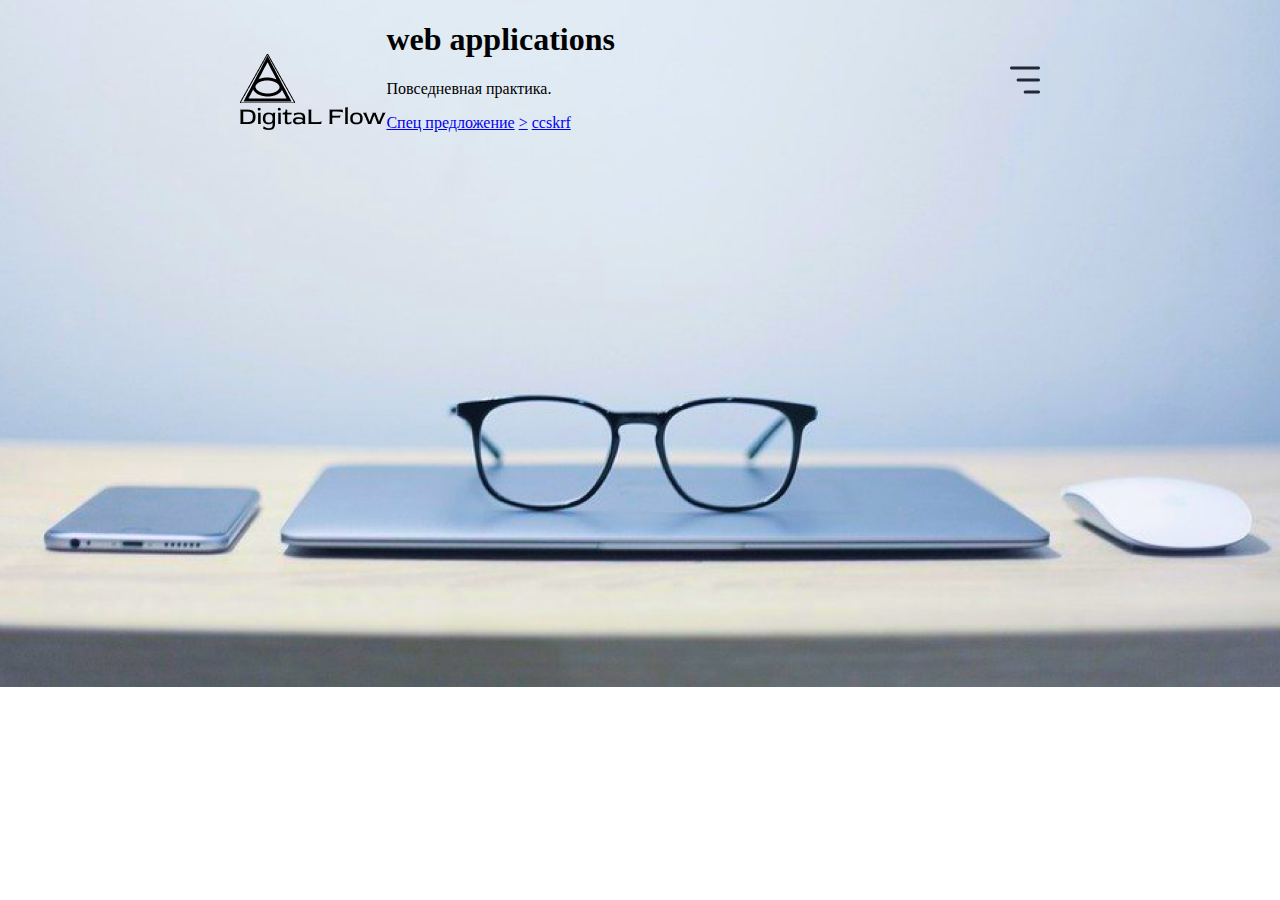
<file: homework1.1/index.html>
<!DOCTYPE html>
<html lang="en">
  <head>
    <meta charset="UTF-8" />
    <meta http-equiv="X-UA-Compatible" content="IE=edge" />
    <meta name="viewport" content="width=device-width, initial-scale=1.0" />
    <link rel="stylesheet" href="css/index.css" />
    <title>Document</title>
  </head>
  <body>
    <header>
      <div class="header">
        <div class="logo">
          <div class="logo-img">
            <img src="img/Frame 1543.png" alt="" />
          </div>
          <div class="logo-title">
            <img src="img/company_title.png" alt="" />
          </div>
        </div>
        <div class="menu">
            <img src="img/menu.png" alt="">
        </div>
      </div>
      
    </header>
    <div class="main-info">
        <h1>web applications</h1>
        <p>Повседневная практика.</p>
        <div class="button-offer">
            <a href="#">Спец предложение</a>
            <a href="#">></a>
            <a href="google.com"><a href="youtube.com">ccskrf</a></a>
        </div>
    </div>
  </body>
</html>
</file>
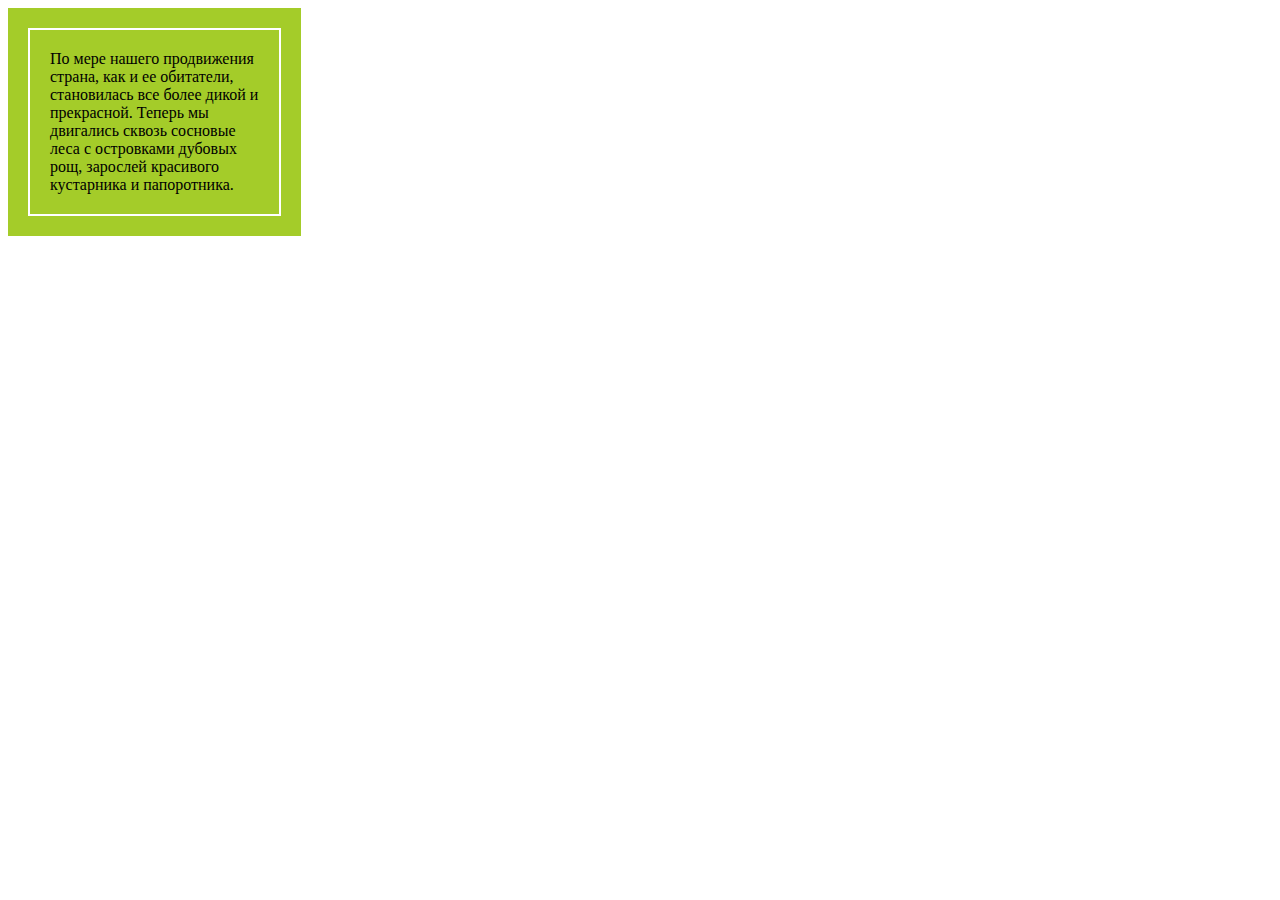
<file: homework2/individual2358/index.html>
<!DOCTYPE html>
<html lang="en">
<head>
    <meta charset="UTF-8">
    <meta http-equiv="X-UA-Compatible" content="IE=edge">
    <meta name="viewport" content="width=device-width, initial-scale=1.0">
    <title>Document</title>
    <link rel="stylesheet" href="style.css">
</head>
<body>
    <div class="wrapper">
        <p> По мере нашего продвижения страна, как и ее обитатели, становилась все более дикой и прекрасной. Теперь мы двигались сквозь сосновые леса с островками дубовых рощ, зарослей красивого кустарника и папоротника.</p>
    </div>

</body>
</html>
</file>
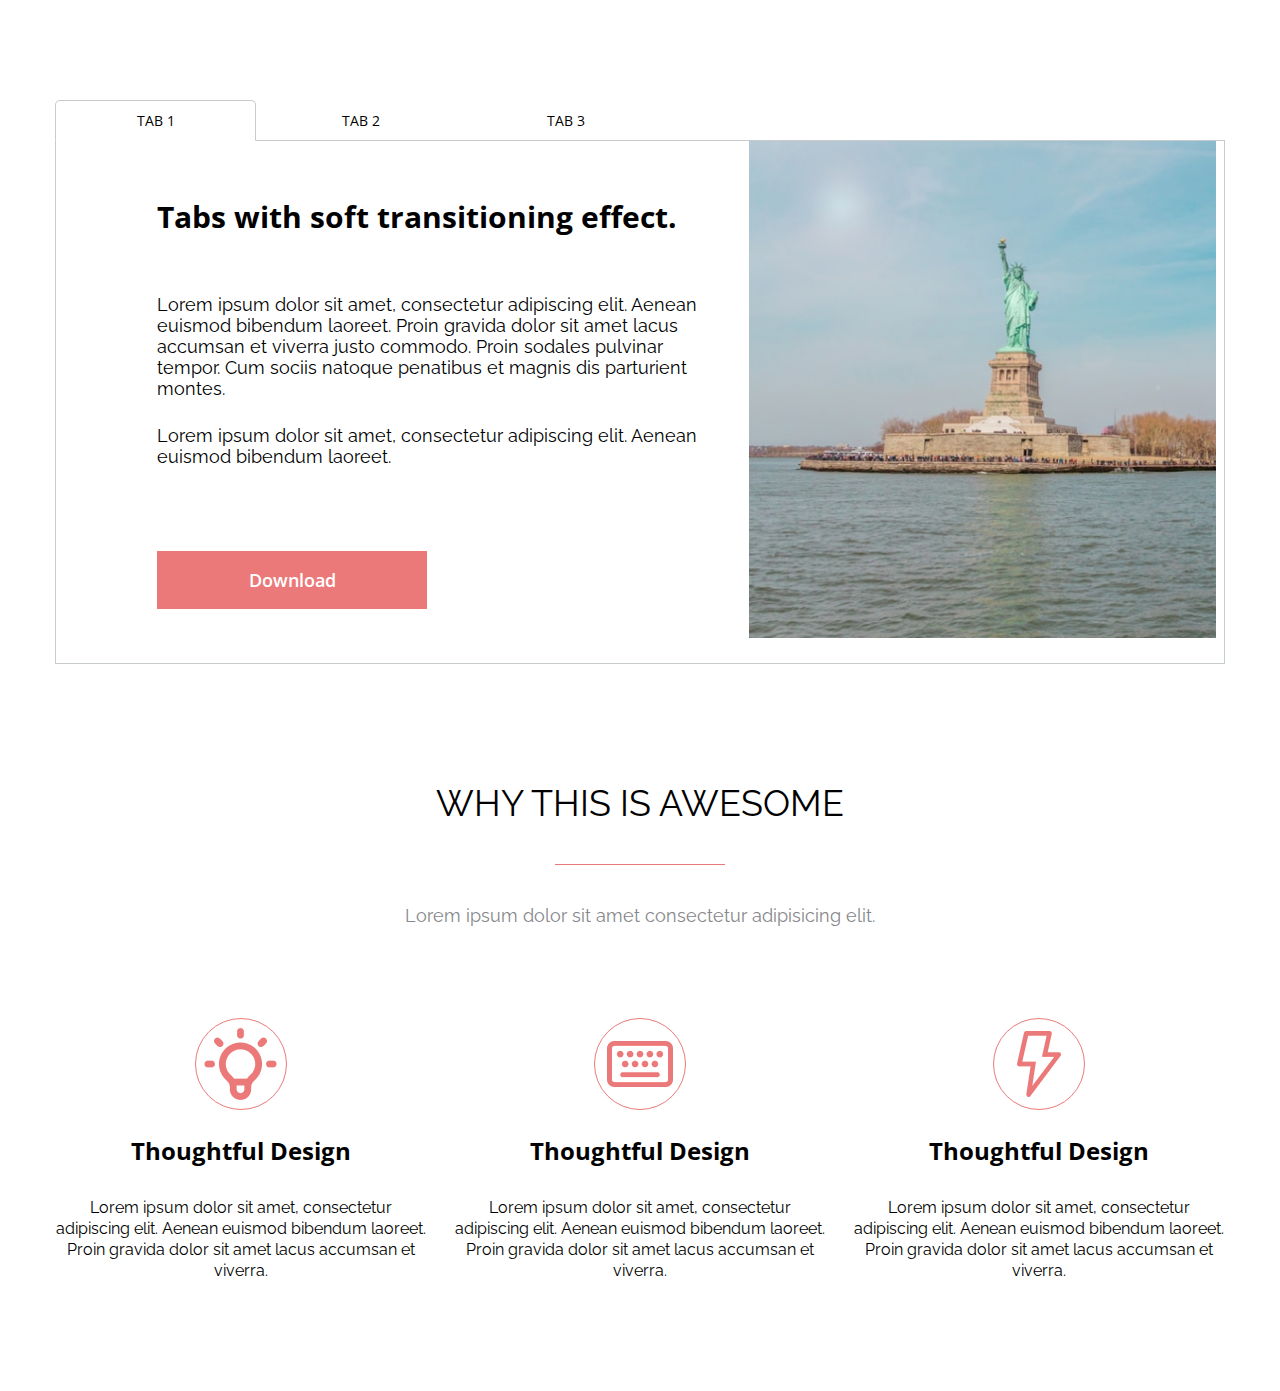
<file: homework2/TMS1/index.html>
<!DOCTYPE html>
<html lang="en">
<head>
    <meta charset="UTF-8"/>
    <meta http-equiv="X-UA-Compatible" content="IE=edge"/>
    <meta name="viewport" content="width=device-width, initial-scale=1.0"/>
    <title>Document</title>
    <link rel="preconnect" href="https://fonts.googleapis.com">
    <link rel="preconnect" href="https://fonts.gstatic.com" crossorigin>
    <link href="https://fonts.googleapis.com/css2?family=Open+Sans:wght@400;600;700&family=Raleway&display=swap"
          rel="stylesheet">
    <link rel="stylesheet" href="css/css.css"/>
</head>
<body>
<section class="social_media">
    <!--    added for future. section "tabs" has margin from this section -->
</section>
<div class="tabs">
    <div class="container">
        <div class="tabs-items">
            <a class="tabs__item item-active">tab 1</a>
            <a class="tabs__item">tab 2</a>
            <a class="tabs__item">tab 3</a>
        </div>
        <div class="tab">
            <div class="tab__content">
                <h2 class="tab__title">Tabs with soft transitioning effect.</h2>
                <div class="tab__wrap">
                    <p class="tab__info">Lorem ipsum dolor sit amet, consectetur adipiscing elit. Aenean euismod
                        bibendum laoreet. Proin gravida dolor sit amet lacus accumsan et viverra justo commodo. Proin
                        sodales pulvinar tempor. Cum sociis natoque penatibus et magnis dis parturient montes.</p>
                    <p class="tab__info">Lorem ipsum dolor sit amet, consectetur adipiscing elit.
                        Aenean euismod bibendum laoreet.</p>
                </div>
                <button class="btn tab__btn">Download</button>
            </div>
            <div class="tab__wrap-img">
                <img src="img/independence_statue.jpg" alt="Tabs with soft transitioning effect."
                     class="tab__image">
            </div>
        </div>
    </div>
</div>
<section class="awesom">
    <div class="container">
        <h2 class="awesom__title">why this is awesome</h2>
        <div class="awesom__separator"></div>
        <p class="awesom__subtitle">
            Lorem ipsum dolor sit amet consectetur adipisicing elit.
        </p>
        <div class="awesom__content-items">
            <div class="content-items__item">
                <div class="content-items__wrap-image">
                    <img src="img/bulb.png" alt="Thoughtful Design" class="content-items__image"/>
                </div>
                <h3 class="content-items__title">Thoughtful Design</h3>
                <p class="content-items__info">
                    Lorem ipsum dolor sit amet, consectetur adipiscing elit. Aenean
                    euismod bibendum laoreet. Proin gravida dolor sit amet lacus
                    accumsan et viverra.
                </p>
            </div>
            <div class="content-items__item">
                <div class="content-items__wrap-image">
                    <img src="img/keyboard.png" alt="Thoughtful Design" class="content-items__image"/>
                </div>
                <h3 class="content-items__title">Thoughtful Design</h3>
                <p class="content-items__info">
                    Lorem ipsum dolor sit amet, consectetur adipiscing elit. Aenean
                    euismod bibendum laoreet. Proin gravida dolor sit amet lacus
                    accumsan et viverra.
                </p>
            </div>
            <div class="content-items__item">
                <div class="content-items__wrap-image">
                    <img src="img/lightning.png" alt="Thoughtful Design" class="content-items__image"/>
                </div>
                <h3 class="content-items__title">Thoughtful Design</h3>
                <p class="content-items__info">
                    Lorem ipsum dolor sit amet, consectetur adipiscing elit. Aenean
                    euismod bibendum laoreet. Proin gravida dolor sit amet lacus
                    accumsan et viverra.
                </p>
            </div>
        </div>
    </div>
</section>
</body>
</html>
</file>
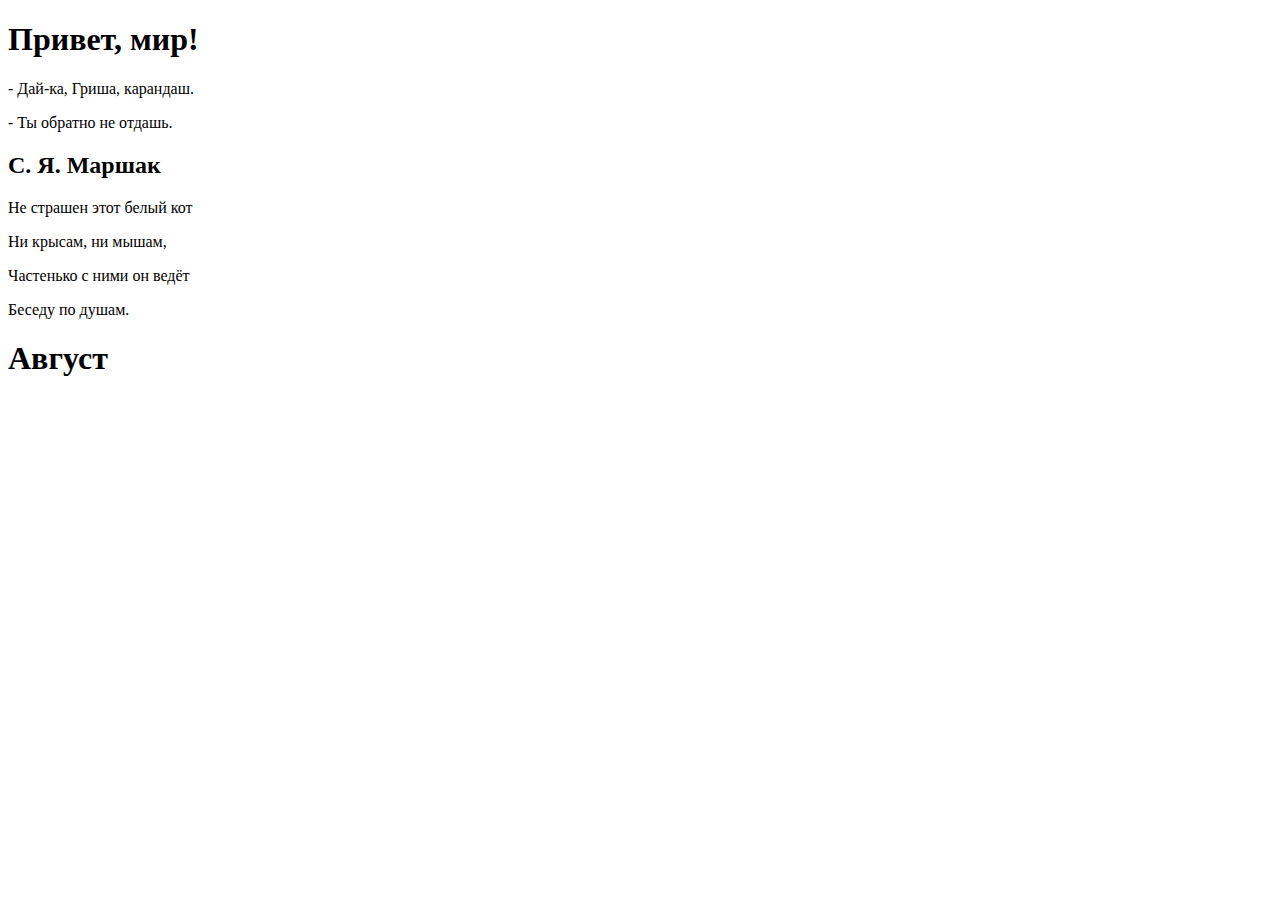
<file: homework 1/66,67,68,70.html>
<!DOCTYPE html>
<html lang="en">
  <head>
    <meta charset="UTF-8" />
    <meta http-equiv="X-UA-Compatible" content="IE=edge" />
    <meta name="viewport" content="width=device-width, initial-scale=1.0" />
    <title>Homework 1</title>
  </head>
  <body>
    <!-- 2166 -->
    <h1>Привет, мир!</h1>
    <!-- 2167 -->
    <p>- Дай-ка, Гриша, карандаш.</p>
    <p>- Ты обратно не отдашь.</p>
    <!-- 2168 -->
    <h2>С. Я. Маршак</h2>
    <p>Не страшен этот белый кот</p>
    <p>Ни крысам, ни мышам,</p>
    <p>Частенько с ними он ведёт</p>
    <p>Беседу по душам.</p>
    <!-- 2170 -->
    <section>
      <h1>Август</h1>
    </section>
    

  </body>
</html>
</file>
<file: homework1.1/css/index.css>
body {
    background-size: cover;
    background-repeat: no-repeat;
    /* width: 100%; */
    /* height: 100%; */
    background-image: url(../img/Rectangle.png);
}

 .header {
    width: 100%;

    
}

.logo {

    display: inline-block;
    float: left;
    margin-left: 18.39%;
    margin-top: 2.54%;

}
/* .logo-img {
    display: inline-block;
} */
/* .logo-img>img{
    width: 55px;
    height: 49px;
} */
/* .logo-title {
    background-color: red;

    display: inline-block;
} */
/* .logo-title>img{
    width: 145.87px;
    height: 22.9px;
} */
.menu{
    
    display: inline-block;
    float: right;
    margin-right: 18.39%;
    margin-top: 3.54%;

}
/*.menu>img{
    width: 30px;
    height: 27px;
} */

/* h1 {
    margin-top: 24.27%;
    margin-left: 30.10%;
    width: 765px;
    height: 90px;
    font-family: 'Montserrat';
    font-style: normal;
    /* font-weight: 400;
font-size: 74px;
line-height: 90px; */
text-transform: uppercase;
} */
</file>
<file: homework2/individual2358/style.css>
.wrapper {
    background-color: #A4CC29;
    width: 20%;
    height: auto;
    padding: 20px;
}

.wrapper>p {
    border: 2px solid white;
    padding: 20px;
    margin: 0;
}
</file>
<file: homework2/TMS1/css/css.css>
* {
    padding: 0;
    margin: 0;
    box-sizing: border-box;
    font-family: "Raleway", sans-serif;
}

.btn {
    max-width: 270px;
    width: 100%;
    padding: 16px;
    font-family: "Open Sans";
    font-weight: 600;
    font-size: 18px;
    line-height: 26px;
    cursor: pointer;
    text-align: center;
    text-transform: capitalize;
    color: #ffffff;
}

.social_media {
    background: #F8EFEF;
    margin-bottom: 100px;
}

.tabs {
    margin-bottom: 118px;
}

.awesom {
    margin-bottom: 110px;
}

.tabs-items {
    width: 100%;
    align-items: center;
    vertical-align: middle;
}

.tabs__item {
    display: inline-block;
    font-family: "Open Sans";
    font-weight: 400;
    font-size: 14px;
    line-height: 19px;
    text-transform: uppercase;
    max-width: 201px;
    width: 100%;
    text-align: center;
    margin-bottom: -1px;
    cursor: pointer;
    padding: 10px 0;
}

.item-active {
    border: 1px solid #c6cbcd;
    border-bottom: 1px solid #fff;
    border-radius: 5px 5px 0px 0px;
}

.tabs__item:hover {
    border: 1px solid #c6cbcd;
    border-bottom: 1px solid #fff;
    border-radius: 5px 5px 0px 0px;
}

.tab {
    border: 1px solid #c6cbcd;
}

.tab__content {
    display: inline-block;
    width: 59%;
    padding: 55px 29px 54px 101px;
    vertical-align: top;
}

.tab__title {
    font-family: "Open Sans";
    font-weight: 700;
    font-size: 30px;
    line-height: 41px;
    color: #000000;
    margin-bottom: 57px;
}

.tab__info {
    font-family: "Raleway";
    font-weight: 400;
    font-size: 18px;
    line-height: 21px;
    color: #000000;
    margin-bottom: 26px;
}

.tab__wrap {
    margin-bottom: 84px;
}

.tab__btn {
    background: #ec7979;
    border: none;
}

.tab__wrap-img {
    display: inline-block;
    width: 40%;
    vertical-align: top;
}

.tab__image {
    width: 100%;
    height: 100%;
    object-fit: contain;
}

.container {
    max-width: 1202px;
    padding: 0 16px;
    margin: 0 auto;
}

.awesom__title {
    font-size: 36px;
    font-weight: 400;
    line-height: 42px;
    text-transform: uppercase;
    margin: 0 auto 40px auto;
    text-align: center;
}

.awesom__separator {
    border-bottom: 1px solid #ec7979;
    width: 170px;
    margin: 0 auto 40px;
}

.awesom__subtitle {
    font-weight: 400;
    font-size: 18px;
    text-align: center;
    line-height: 21px;
    color: #86878b;
    margin-bottom: 92px;
}

.content-items__item {
    max-width: 371px;
    display: inline-block;
    margin-right: 24px;
}

.content-items__item:last-child {
    margin-right: 0;
}

.content-items__wrap-image {
    width: 92px;
    height: 92px;
    border-radius: 50%;
    border: 1px solid #ec7979;
    display: flex;
    justify-content: center;
    align-items: center;
    margin: 0 auto 24px;
}

.content-items__title {
    font-family: "Open Sans", sans-serif;
    font-size: 24px;
    font-weight: 700;
    text-align: center;
    line-height: 33px;
    margin-bottom: 30px;
}

.content-items__info {
    font-weight: 400;
    color: #000000;
    line-height: 21px;
    text-align: center;
}
</file>
